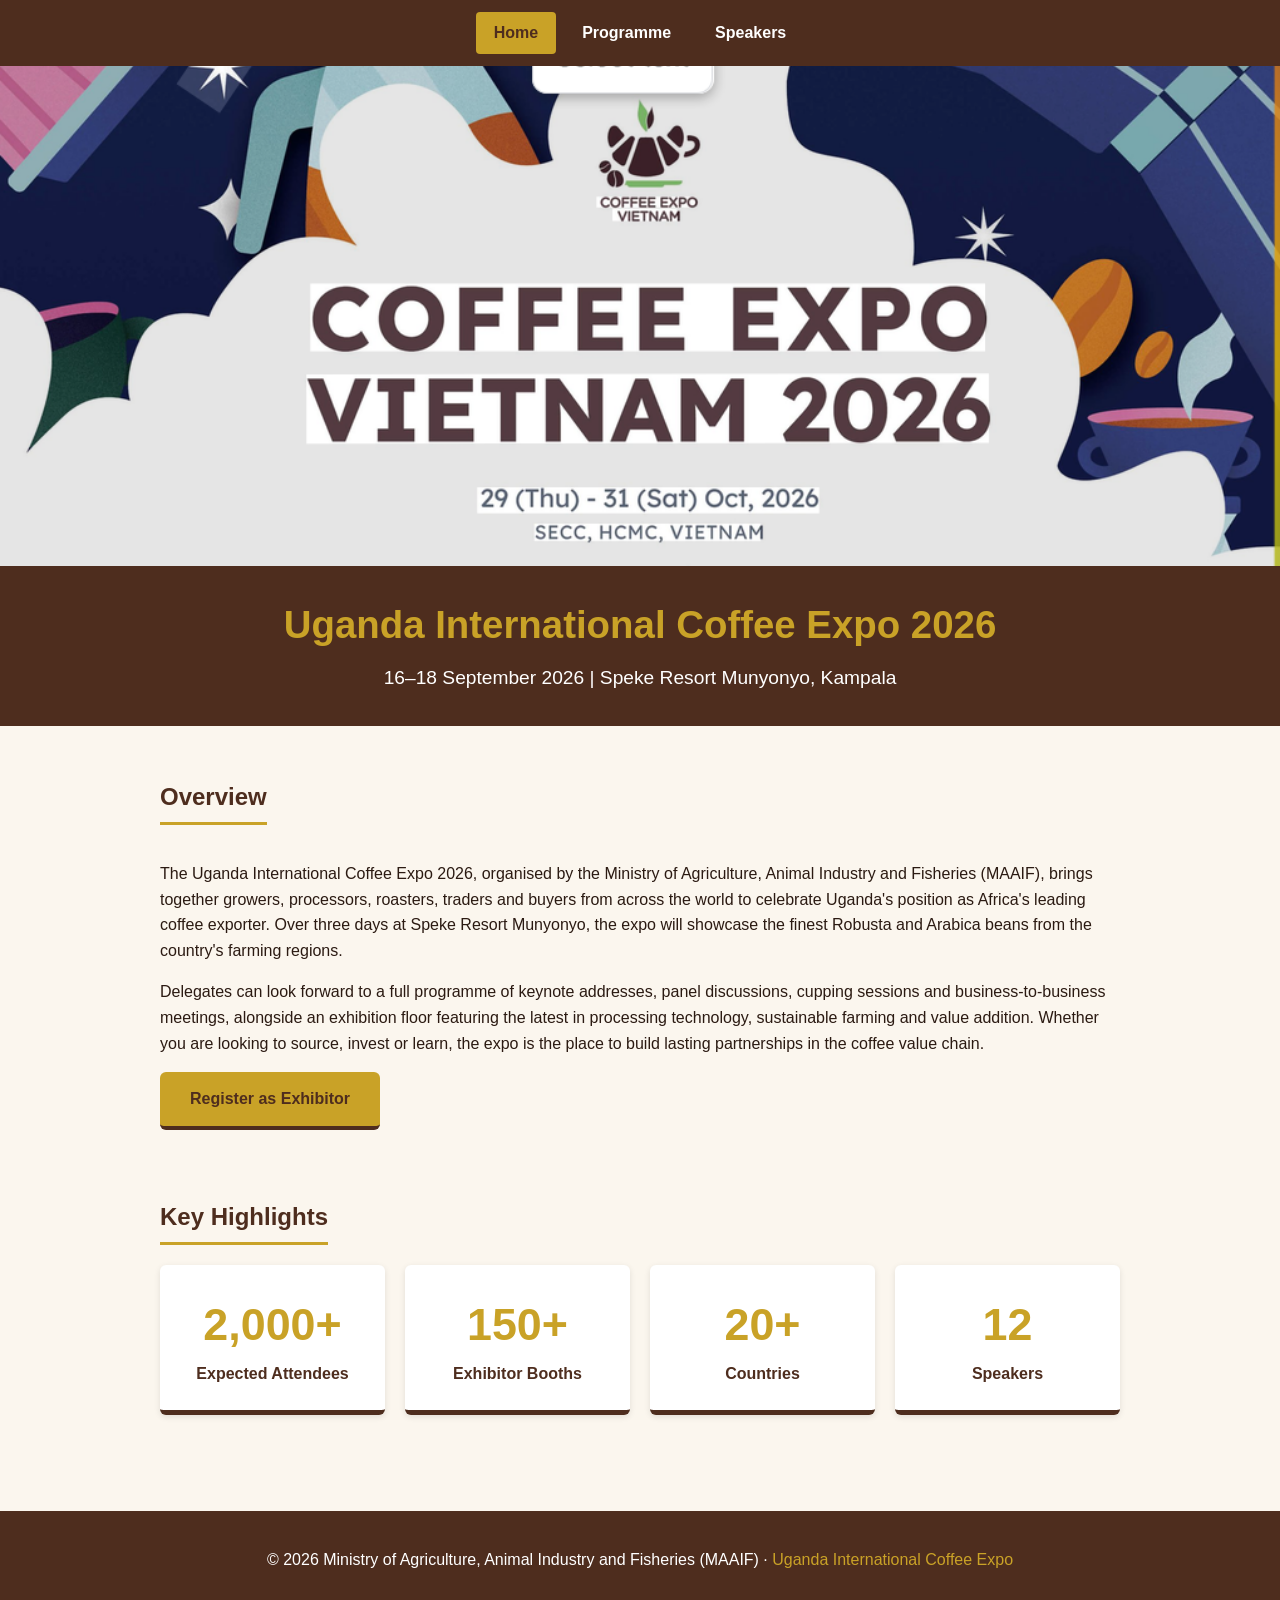
<file: index.html>
<!DOCTYPE html>
<html lang="en">
<head>
  <meta charset="UTF-8">
  <meta name="viewport" content="width=device-width, initial-scale=1.0">
  <title>Uganda International Coffee Expo 2026</title>
  <link rel="stylesheet" href="expo.css">
</head>
<body>

  <nav class="site-nav">
    <a href="index.html" class="active">Home</a>
    <a href="programme.html">Programme</a>
    <a href="speakers.html">Speakers</a>
  </nav>

  <header class="site-header">
    <img src="images/coffeeexpo.png" alt="Coffee cherries on a Ugandan hillside farm">
    <div class="header-text">
      <h1>Uganda International Coffee Expo 2026</h1>
      <h2>16–18 September 2026 | Speke Resort Munyonyo, Kampala</h2>
    </div>
  </header>

  <main>
    <section>
      <h2 class="section-title">Overview</h2>
      <p>
        The Uganda International Coffee Expo 2026, organised by the Ministry of Agriculture,
        Animal Industry and Fisheries (MAAIF), brings together growers, processors, roasters,
        traders and buyers from across the world to celebrate Uganda's position as Africa's
        leading coffee exporter. Over three days at Speke Resort Munyonyo, the expo will
        showcase the finest Robusta and Arabica beans from the country's farming regions.
      </p>
      <p>
        Delegates can look forward to a full programme of keynote addresses, panel discussions,
        cupping sessions and business-to-business meetings, alongside an exhibition floor
        featuring the latest in processing technology, sustainable farming and value addition.
        Whether you are looking to source, invest or learn, the expo is the place to build
        lasting partnerships in the coffee value chain.
      </p>
      <p><a class="btn" href="exhibitors.html">Register as Exhibitor</a></p>
    </section>

    <section>
      <h2 class="section-title">Key Highlights</h2>
      <div class="highlights">
        <div class="info-card">
          <span class="number">2,000+</span>
          <span class="label">Expected Attendees</span>
        </div>
        <div class="info-card">
          <span class="number">150+</span>
          <span class="label">Exhibitor Booths</span>
        </div>
        <div class="info-card">
          <span class="number">20+</span>
          <span class="label">Countries</span>
        </div>
        <div class="info-card">
          <span class="number">12</span>
          <span class="label">Speakers</span>
        </div>
      </div>
    </section>
  </main>

  <footer>
    <p>&copy; 2026 Ministry of Agriculture, Animal Industry and Fisheries (MAAIF) &middot; <span>Uganda International Coffee Expo</span></p>
  </footer>

</body>
</html>
</file>
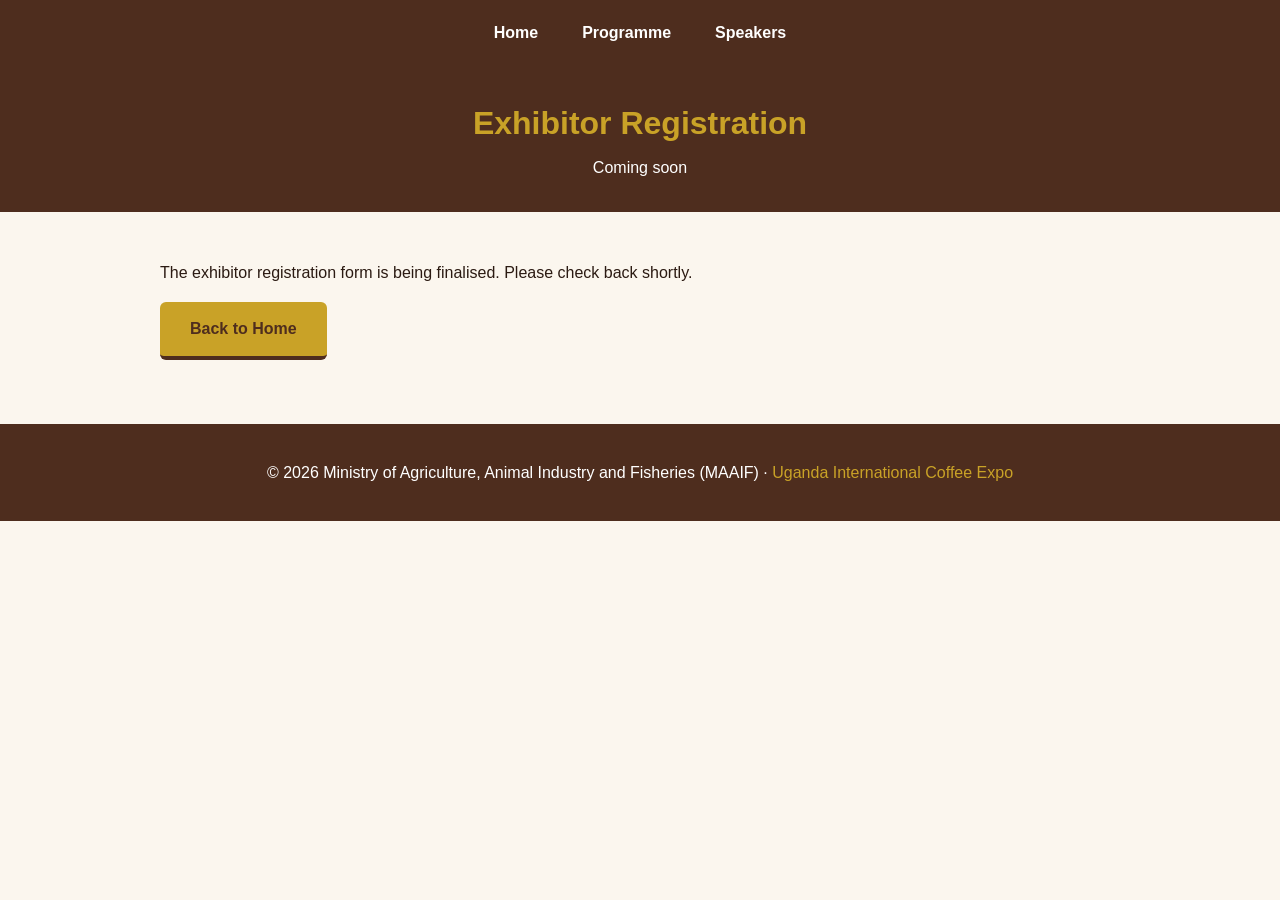
<file: exhibitor.html>
<!DOCTYPE html>
<html lang="en">
<head>
  <meta charset="UTF-8">
  <meta name="viewport" content="width=device-width, initial-scale=1.0">
  <title>Exhibitor Registration | Uganda International Coffee Expo 2026</title>
  <link rel="stylesheet" href="expo.css">
</head>
<body>

  <nav class="site-nav">
    <a href="index.html">Home</a>
    <a href="programme.html">Programme</a>
    <a href="speakers.html">Speakers</a>
  </nav>

  <div class="page-header">
    <h1>Exhibitor Registration</h1>
    <p>Coming soon</p>
  </div>

  <main>
    <p>The exhibitor registration form is being finalised. Please check back shortly.</p>
    <p><a class="btn" href="index.html">Back to Home</a></p>
  </main>

  <footer>
    <p>&copy; 2026 Ministry of Agriculture, Animal Industry and Fisheries (MAAIF) &middot; <span>Uganda International Coffee Expo</span></p>
  </footer>

</body>
</html>
</file>
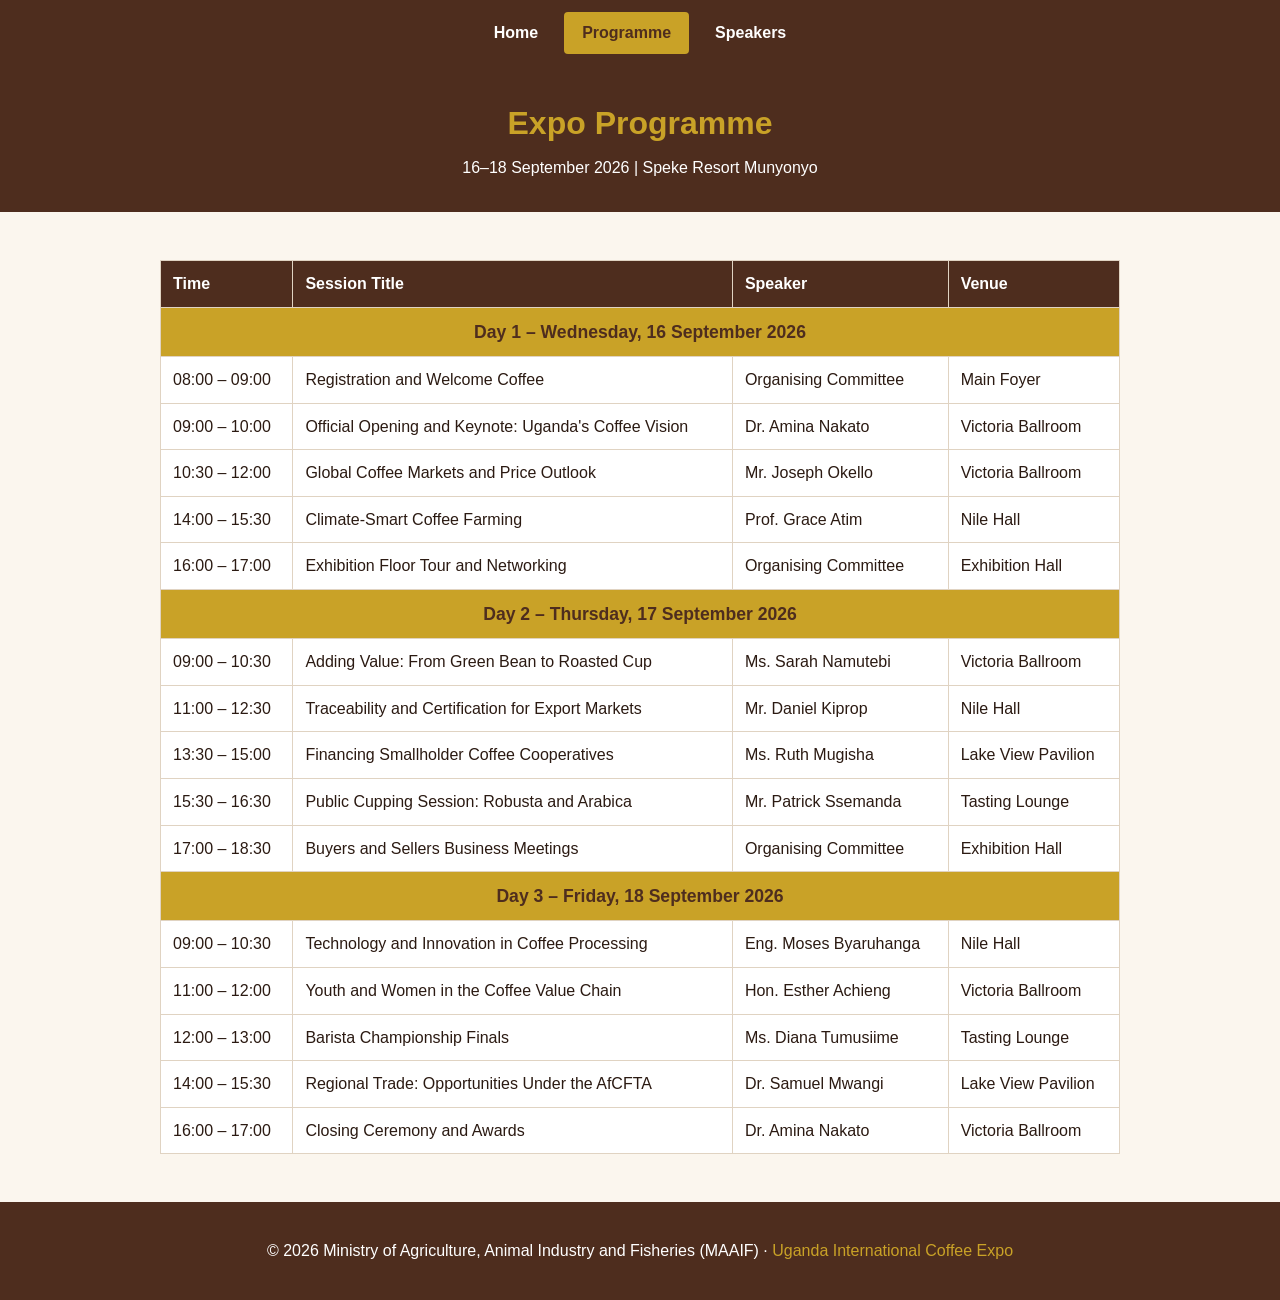
<file: program.html>
<!DOCTYPE html>
<html lang="en">
<head>
  <meta charset="UTF-8">
  <meta name="viewport" content="width=device-width, initial-scale=1.0">
  <title>Programme | Uganda International Coffee Expo 2026</title>
  <link rel="stylesheet" href="expo.css">
</head>
<body>

  <nav class="site-nav">
    <a href="index.html">Home</a>
    <a href="programme.html" class="active">Programme</a>
    <a href="speakers.html">Speakers</a>
  </nav>

  <div class="page-header">
    <h1>Expo Programme</h1>
    <p>16–18 September 2026 | Speke Resort Munyonyo</p>
  </div>

  <main>
    <table>
      <thead>
        <tr>
          <th>Time</th>
          <th>Session Title</th>
          <th>Speaker</th>
          <th>Venue</th>
        </tr>
      </thead>
      <tbody>

        <!-- DAY 1 -->
        <tr class="day-header">
          <td colspan="4">Day 1 &ndash; Wednesday, 16 September 2026</td>
        </tr>
        <tr>
          <td>08:00 &ndash; 09:00</td>
          <td>Registration and Welcome Coffee</td>
          <td>Organising Committee</td>
          <td>Main Foyer</td>
        </tr>
        <tr>
          <td>09:00 &ndash; 10:00</td>
          <td>Official Opening and Keynote: Uganda's Coffee Vision</td>
          <td>Dr. Amina Nakato</td>
          <td>Victoria Ballroom</td>
        </tr>
        <tr>
          <td>10:30 &ndash; 12:00</td>
          <td>Global Coffee Markets and Price Outlook</td>
          <td>Mr. Joseph Okello</td>
          <td>Victoria Ballroom</td>
        </tr>
        <tr>
          <td>14:00 &ndash; 15:30</td>
          <td>Climate-Smart Coffee Farming</td>
          <td>Prof. Grace Atim</td>
          <td>Nile Hall</td>
        </tr>
        <tr>
          <td>16:00 &ndash; 17:00</td>
          <td>Exhibition Floor Tour and Networking</td>
          <td>Organising Committee</td>
          <td>Exhibition Hall</td>
        </tr>

        <!-- DAY 2 -->
        <tr class="day-header">
          <td colspan="4">Day 2 &ndash; Thursday, 17 September 2026</td>
        </tr>
        <tr>
          <td>09:00 &ndash; 10:30</td>
          <td>Adding Value: From Green Bean to Roasted Cup</td>
          <td>Ms. Sarah Namutebi</td>
          <td>Victoria Ballroom</td>
        </tr>
        <tr>
          <td>11:00 &ndash; 12:30</td>
          <td>Traceability and Certification for Export Markets</td>
          <td>Mr. Daniel Kiprop</td>
          <td>Nile Hall</td>
        </tr>
        <tr>
          <td>13:30 &ndash; 15:00</td>
          <td>Financing Smallholder Coffee Cooperatives</td>
          <td>Ms. Ruth Mugisha</td>
          <td>Lake View Pavilion</td>
        </tr>
        <tr>
          <td>15:30 &ndash; 16:30</td>
          <td>Public Cupping Session: Robusta and Arabica</td>
          <td>Mr. Patrick Ssemanda</td>
          <td>Tasting Lounge</td>
        </tr>
        <tr>
          <td>17:00 &ndash; 18:30</td>
          <td>Buyers and Sellers Business Meetings</td>
          <td>Organising Committee</td>
          <td>Exhibition Hall</td>
        </tr>

        <!-- DAY 3 -->
        <tr class="day-header">
          <td colspan="4">Day 3 &ndash; Friday, 18 September 2026</td>
        </tr>
        <tr>
          <td>09:00 &ndash; 10:30</td>
          <td>Technology and Innovation in Coffee Processing</td>
          <td>Eng. Moses Byaruhanga</td>
          <td>Nile Hall</td>
        </tr>
        <tr>
          <td>11:00 &ndash; 12:00</td>
          <td>Youth and Women in the Coffee Value Chain</td>
          <td>Hon. Esther Achieng</td>
          <td>Victoria Ballroom</td>
        </tr>
        <tr>
          <td>12:00 &ndash; 13:00</td>
          <td>Barista Championship Finals</td>
          <td>Ms. Diana Tumusiime</td>
          <td>Tasting Lounge</td>
        </tr>
        <tr>
          <td>14:00 &ndash; 15:30</td>
          <td>Regional Trade: Opportunities Under the AfCFTA</td>
          <td>Dr. Samuel Mwangi</td>
          <td>Lake View Pavilion</td>
        </tr>
        <tr>
          <td>16:00 &ndash; 17:00</td>
          <td>Closing Ceremony and Awards</td>
          <td>Dr. Amina Nakato</td>
          <td>Victoria Ballroom</td>
        </tr>

      </tbody>
    </table>
  </main>

  <footer>
    <p>&copy; 2026 Ministry of Agriculture, Animal Industry and Fisheries (MAAIF) &middot; <span>Uganda International Coffee Expo</span></p>
  </footer>

</body>
</html>
</file>
<file: expo.css>
/* ===== Uganda International Coffee Expo 2026 — shared stylesheet ===== */
:root {
  --brown: #4E2D1E;
  --brown-light: #7A4A33;
  --gold: #C9A227;
  --cream: #FBF6EE;
  --white: #ffffff;
  --text: #2b1a12;
}

* { box-sizing: border-box; }

body {
  margin: 0;
  font-family: "Segoe UI", Arial, sans-serif;
  line-height: 1.6;
  color: var(--text);
  background: var(--cream);
}

/* ---------- Navigation ---------- */
.site-nav {
  background: var(--brown);
  display: flex;
  justify-content: center;
  gap: 8px;
  padding: 12px 16px;
}
.site-nav a {
  color: var(--white);
  text-decoration: none;
  padding: 8px 18px;
  border-radius: 4px;
  font-weight: 600;
}
.site-nav a:hover,
.site-nav a.active {
  background: var(--gold);
  color: var(--brown);
}

/* ---------- Header / banner ---------- */
.site-header { background: var(--brown); color: var(--white); text-align: center; }
.site-header img {
  display: block;
  width: 100%;
  height: 500px;
  object-fit: cover;
}
.header-text { padding: 28px 16px 32px; }
.site-header h1 { margin: 0 0 8px; font-size: 2.4rem; color: var(--gold); }
.site-header h2 { margin: 0; font-size: 1.2rem; font-weight: 400; }

.page-header { background: var(--brown); color: var(--white); text-align: center; padding: 32px 16px; }
.page-header h1 { margin: 0 0 6px; color: var(--gold); }
.page-header p { margin: 0; }

/* ---------- Layout ---------- */
main { max-width: 1000px; margin: 0 auto; padding: 32px 20px 48px; }
section { margin-bottom: 48px; }
h2.section-title {
  color: var(--brown);
  border-bottom: 3px solid var(--gold);
  padding-bottom: 6px;
  display: inline-block;
}

/* ---------- Button ---------- */
.btn {
  display: inline-block;
  background: var(--gold);
  color: var(--brown);
  padding: 14px 30px;
  border-radius: 6px;
  font-weight: 700;
  text-decoration: none;
  border-bottom: 4px solid var(--brown);
}
.btn:hover { background: var(--brown); color: var(--gold); }

/* ---------- Key Highlights (Flexbox cards) ---------- */
.highlights { display: flex; flex-wrap: wrap; gap: 20px; }
.info-card {
  flex: 1 1 200px;
  background: var(--white);
  text-align: center;
  padding: 24px 12px;
  border-bottom: 5px solid #4E2D1E;
  border-radius: 6px;
  box-shadow: 0 2px 6px rgba(0, 0, 0, 0.1);
}
.info-card .number { display: block; font-size: 2.8rem; font-weight: 800; color: var(--gold); }
.info-card .label { color: var(--brown); font-weight: 600; }

/* ---------- Tables ---------- */
table { width: 100%; border-collapse: collapse; background: var(--white); margin-top: 16px; }
th, td { padding: 10px 12px; text-align: left; border: 1px solid #e0d3c2; }
thead th { background: var(--brown); color: var(--white); }
.day-header th, .day-header td {
  background: var(--gold);
  color: var(--brown);
  text-align: center;
  font-size: 1.1rem;
  font-weight: 700;
}
.striped tbody tr:nth-child(odd) { background: #F3E9DA; }
.striped tbody tr:nth-child(even) { background: var(--white); }

/* ---------- Speaker cards (2 per row) ---------- */
.speaker-cards { display: flex; flex-wrap: wrap; gap: 24px; }
.speaker-card {
  flex: 0 0 calc(50% - 12px);
  background: var(--white);
  padding: 20px;
  border-radius: 8px;
  border-bottom: 5px solid var(--brown);
  box-shadow: 0 2px 6px rgba(0, 0, 0, 0.1);
}
.speaker-card img {
  width: 100%;
  height: 200px;
  object-fit: cover;
  border-radius: 8px;
}
.speaker-card h3 { margin: 14px 0 2px; color: var(--brown); }
.speaker-card .role { margin: 0 0 8px; color: var(--brown-light); font-weight: 600; }
.speaker-card .bio { margin: 0; }

/* ---------- Status tags ---------- */
.status-closed { color: #8a1c1c; font-weight: 700; }
.status-open { color: #1f6b2e; font-weight: 700; }
.status-upcoming { color: #9a6b00; font-weight: 700; }

/* ---------- Footer ---------- */
footer { background: var(--brown); color: var(--white); text-align: center; padding: 20px 16px; }
footer span { color: var(--gold); }

/* ---------- Responsive ---------- */
@media (max-width: 700px) {
  .speaker-card { flex: 0 0 100%; }
  .site-header img { height: 300px; }
  .site-header h1 { font-size: 1.7rem; }
  table { font-size: 0.9rem; }
}
</file>
